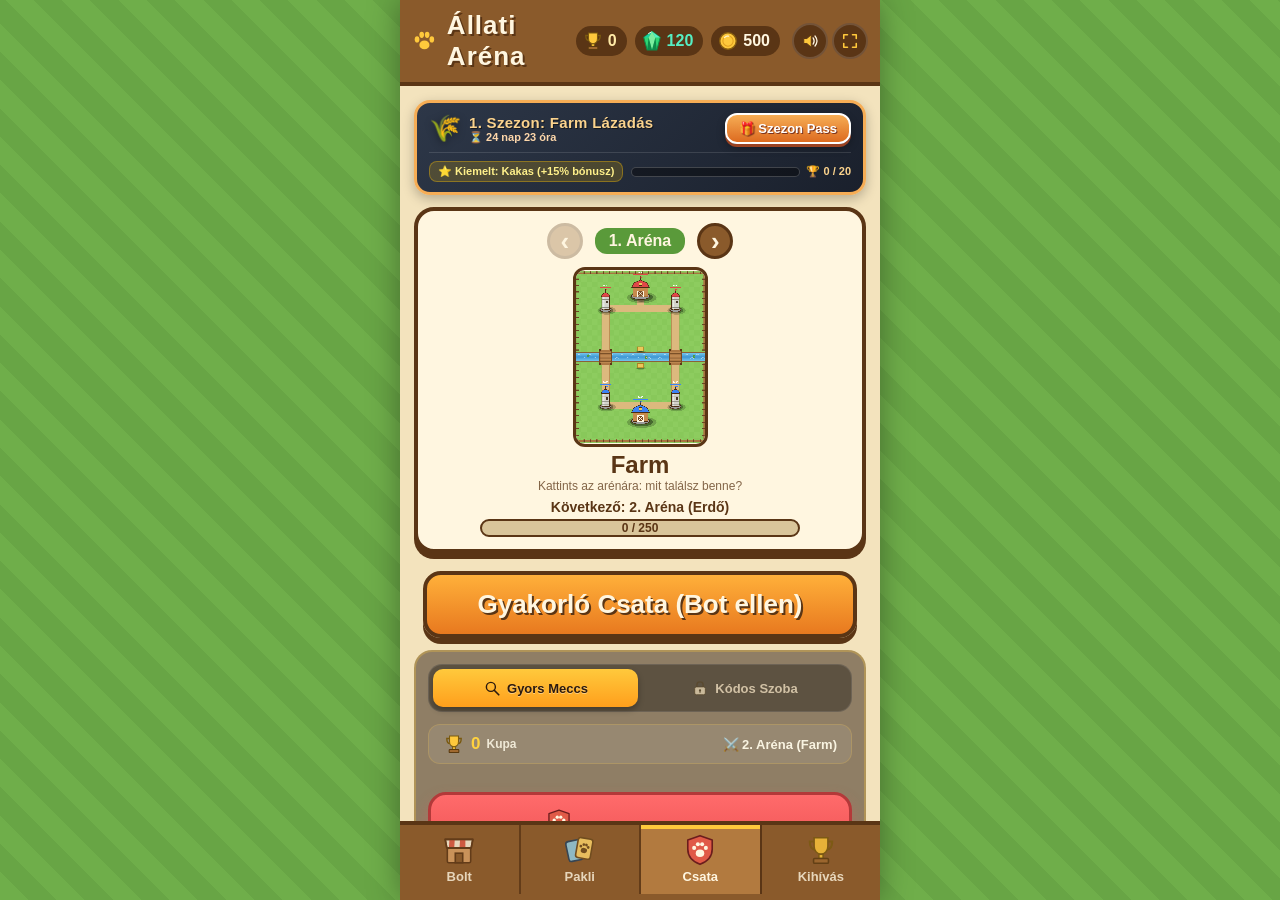
<file: index.html>
<!DOCTYPE html>
<html lang="hu">
<head>
  <meta charset="UTF-8">
  <meta name="viewport" content="width=device-width, initial-scale=1.0, maximum-scale=1.0, user-scalable=no, viewport-fit=cover">
  <title>Állati Aréna</title>
  <meta name="description" content="Állati Aréna – Clash Royale stílusú stratégiai kártyajáték böngészőben. Építs paklit, harcolj arénákban, nyiss ládákat!">
  <meta name="keywords" content="clash royale, kártyajáték, böngészős játék, arena, online, multiplayer">
  <link rel="icon" type="image/png" href="icon.png">
  <link rel="apple-touch-icon" href="icon.png">
  <link rel="manifest" href="manifest.json">
  <meta name="theme-color" content="#8a5a2b">
  <link rel="stylesheet" href="css/style.css">
  <link rel="stylesheet" href="css/shop.css">
  <link rel="stylesheet" href="css/challenges.css">
</head>
<body>
  <div id="app">
    <header class="top-bar">
      <div class="logo">
        <span class="icon logo-icon" data-icon="paw"></span>
        <h1>Állati Aréna</h1>
      </div>
      <div class="pills">
        <div class="gold-pill trophy-pill"><span class="icon" data-icon="trophy"></span><span id="trophy-amount">0</span></div>
        <div class="gold-pill gem-pill"><span class="icon" data-icon="gem"></span><span id="gem-amount">120</span></div>
        <div class="gold-pill"><span class="icon" data-icon="gold"></span><span id="gold-amount">0</span></div>
      </div>
      <div class="header-actions">
        <button id="btn-sound-toggle" class="header-icon-btn" title="Hang némítása (M)"><span class="icon" data-icon="sound_on"></span></button>
        <button id="btn-fullscreen-toggle" class="header-icon-btn" title="Teljes képernyő (F)"><span class="icon" data-icon="fullscreen"></span></button>
      </div>
    </header>

    <main id="content">
      <!-- SHOP -->
      <section class="tab-page" id="page-shop">
        <div id="shop-page"></div>
      </section>

      <!-- DECK BUILDER -->
      <section class="tab-page" id="page-deck">
        <h2 class="page-title">Paklim (8 kártya)</h2>
        <div id="swap-banner" class="swap-banner hidden">
          <span>Válaszd ki, melyik kártya helyére kerüljön!</span>
          <button id="btn-swap-cancel">Mégse</button>
        </div>
        <div id="deck-grid" class="card-grid"></div>
        <h2 class="page-title">Gyűjtemény</h2>
        <div id="collection-grid" class="card-grid"></div>
      </section>

      <!-- BATTLE LOBBY -->
      <section class="tab-page active" id="page-battle">
        <div class="arena-card">
          <div class="arena-nav">
            <button id="btn-arena-prev" class="arena-arrow">&lsaquo;</button>
            <div class="arena-label" id="arena-label">1. Aréna</div>
            <button id="btn-arena-next" class="arena-arrow">&rsaquo;</button>
          </div>
          <div class="arena-preview-wrap">
            <canvas id="arena-preview"></canvas>
            <div id="arena-lock" class="arena-lock hidden">
              <span class="icon" data-icon="lock"></span>
              <span id="arena-lock-text"></span>
            </div>
          </div>
          <h2 id="arena-name">Farm</h2>
          <div class="arena-hint">Kattints az arénára: mit találsz benne?</div>
          <div id="arena-progress" class="arena-progress"></div>
        </div>
        <button id="btn-fight" class="big-btn">Gyakorló Csata (Bot ellen)</button>
        <!-- MULTIPLAYER SECTION WITH MODE SWITCH -->
        <div class="mp-mode-section">
          <!-- Mode Switch Toggle -->
          <div class="mp-mode-toggle" id="mp-mode-toggle">
            <button type="button" class="mp-toggle-btn active" id="btn-toggle-quick" data-mode="quick">
              <span class="icon" data-icon="search"></span> Gyors Meccs
            </button>
            <button type="button" class="mp-toggle-btn" id="btn-toggle-code" data-mode="code">
              <span class="icon" data-icon="lock"></span> Kódos Szoba
            </button>
          </div>

          <!-- PANEL 1: Quick Match (Search Mode) -->
          <div class="mp-panel" id="mp-panel-quick">
            <div class="mp-profile-summary">
              <div class="mp-cups-badge">
                <span class="icon" data-icon="trophy"></span>
                <span class="mp-cups-val" id="mp-player-cups">0</span>
                <span class="mp-cups-lbl">Kupa</span>
              </div>
              <div class="mp-league-badge" id="mp-player-league">
                <span>⚔️ Online Aréna</span>
              </div>
            </div>

            <!-- Idle state: Find Match button -->
            <div id="mp-search-idle" class="mp-search-view">
              <button id="btn-find-match" class="big-btn mp-search-btn">
                <span class="icon" data-icon="battle"></span>
                <span>🎮 Meccs Keresése</span>
              </button>
              <div class="mp-search-hint">Párosítás hasonló kupa szerint (vagy azonnali meccs 2 játékos esetén)</div>
            </div>

            <!-- Searching state: Radar pulse & Timer -->
            <div id="mp-search-active" class="mp-search-view hidden">
              <div class="mp-radar-wrap">
                <div class="mp-radar-ring ring-1"></div>
                <div class="mp-radar-ring ring-2"></div>
                <div class="mp-radar-icon">🐾</div>
              </div>
              <div class="mp-search-title">🔍 Ellenfél keresése...</div>
              <div class="mp-search-timer" id="mp-search-timer">00:00</div>
              <div class="mp-search-sub" id="mp-search-queue-info">Várakozás a szerveren...</div>
              <button id="btn-cancel-search" class="action-btn cancel mp-cancel-btn">❌ Mégse</button>
            </div>

            <!-- Found Opponent Overlay / Banner -->
            <div id="mp-match-found-banner" class="mp-match-found-banner hidden">
              <div class="mp-found-badge">⚔️ ELLENFÉL MEGTALÁLVA!</div>
              <div class="mp-found-players">
                <div class="mp-player-card my-card">
                  <span class="name" id="mp-found-my-name">Te</span>
                  <span class="cups" id="mp-found-my-cups">🏆 0</span>
                </div>
                <div class="mp-vs-badge">VS</div>
                <div class="mp-player-card opp-card">
                  <span class="name" id="mp-found-opp-name">Ellenfél</span>
                  <span class="cups" id="mp-found-opp-cups">🏆 0</span>
                </div>
              </div>
              <div class="mp-countdown" id="mp-found-countdown">Indulás 3 másodperc...</div>
            </div>
          </div>

          <!-- PANEL 2: Private Room with Code -->
          <div class="mp-panel hidden" id="mp-panel-code">
            <div class="mp-lobby-row">
              <button id="btn-mp-host" class="big-btn mp-lobby-btn"><span class="icon" data-icon="battle"></span> Szoba Nyitás</button>
              <button id="btn-mp-join" class="big-btn mp-lobby-btn join"><span class="icon" data-icon="users"></span> Csatlakozás</button>
            </div>
            <div class="mp-code-hint">Játssz közvetlenül barátoddal egy 4 jegyű szobakóddal!</div>
          </div>

          <!-- Server connection bar -->
          <div class="mp-server-bar">
            <div class="mp-server-status-wrap">
              <span id="mp-status-indicator" class="status-dot connecting"></span>
              <span id="mp-status-text">Csatlakozás szerverhez...</span>
            </div>
            <button id="btn-mp-server-cfg" class="mp-cfg-btn" title="Szerver cím beállítása">⚙️ Szerver</button>
          </div>
        </div>
        <h3 class="chest-title">Ládák</h3>
        <div id="chest-slots" class="chest-slots"></div>
      </section>

      <!-- CHALLENGE -->
      <section class="tab-page" id="page-challenge">
        <div id="challenge-page"></div>
      </section>
    </main>

    <nav class="tab-bar">
      <button class="tab" data-tab="shop"><span class="icon" data-icon="shop"></span><span>Bolt</span></button>
      <button class="tab" data-tab="deck"><span class="icon" data-icon="deck"></span><span>Pakli</span></button>
      <button class="tab active" data-tab="battle"><span class="icon" data-icon="battle"></span><span>Csata</span></button>
      <button class="tab" data-tab="challenge"><span class="icon" data-icon="trophy"></span><span>Kihívás</span></button>
    </nav>

    <!-- CARD DETAILS (opens when you tap a card) -->
    <div id="card-modal" class="modal hidden">
      <div class="modal-box">
        <button class="modal-close" id="btn-card-close">&times;</button>
        <div id="card-modal-body"></div>
      </div>
    </div>

    <!-- ALL ARENAS (opens when you click the arena picture) -->
    <div id="arena-modal" class="modal hidden">
      <div class="modal-box">
        <button class="modal-close" id="btn-arena-close">&times;</button>
        <h3 class="chest-modal-title">Arénák</h3>
        <div id="arena-list" class="arena-list"></div>
      </div>
    </div>

    <!-- CHEST REWARDS -->
    <div id="chest-modal" class="modal hidden">
      <div class="modal-box" id="chest-modal-body"></div>
    </div>

    <!-- SERVER CONFIG MODAL -->
    <div id="server-config-modal" class="modal hidden">
      <div class="modal-box mp-box">
        <button class="modal-close" id="btn-server-close">&times;</button>
        <div class="mp-head">
          <span class="icon" data-icon="users"></span>
          <h3>Multiplayer Szerver</h3>
        </div>
        <p class="mp-sub">Add meg a szerver WebSocket (WSS/WS) címét. Az APK automatikusan ide kapcsolódik!</p>
        <div class="mp-input-wrap">
          <input type="text" id="mp-server-url-input" placeholder="wss://allati-arena.onrender.com" />
        </div>
        <div class="mp-presets">
          <button class="preset-btn" data-url="wss://allati-arena.onrender.com">Render (Alapértelmezett)</button>
          <button class="preset-btn" data-url="wss://allati-arena.netlify.app/ws">Netlify Proxy</button>
          <button class="preset-btn" data-url="ws://localhost:3000">Localhost:3000</button>
        </div>
        <div id="mp-test-result" class="mp-test-msg"></div>
        <div class="mp-modal-actions">
          <button class="big-btn mp-connect-btn" id="btn-server-save">Mentés & Csatlakozás</button>
          <button class="action-btn cancel" id="btn-server-cancel">Mégse</button>
        </div>
      </div>
    </div>

    <!-- BATTLE SCREEN (covers the whole app while fighting) -->
    <div id="battle-screen" class="hidden">
      <div class="canvas-wrap">
        <canvas id="battle-canvas" width="360" height="640"></canvas>
      </div>
      <div class="hand">
        <div class="feed-bar">
          <span class="icon feed-icon" data-icon="feed"></span>
          <div class="feed-track"><div id="feed-fill"></div></div>
          <span id="feed-count">5</span>
        </div>
        <div id="hand-cards"></div>
      </div>

      <div id="result" class="hidden">
        <div class="result-box">
          <h2 id="result-title"></h2>
          <p id="result-crowns"></p>
          <div id="result-chest"></div>
          <button id="btn-result-ok" class="big-btn">Tovább</button>
        </div>
      </div>
    </div>
  </div>

  <script src="js/icons.js"></script>
  <script src="js/cards.js"></script>
  <script src="js/save.js"></script>
  <script src="js/arena.js"></script>
  <script src="js/arenas.js"></script>
  <script src="js/draw.js"></script>
  <script src="js/preview.js"></script>
  <script src="js/battle.js"></script>
  <script src="js/deck.js"></script>
  <script src="js/shop.js"></script>
  <script src="js/members.js"></script>
  <script src="js/challenges.js"></script>
  <script src="js/chest-animation.js"></script>
  <script src="js/multiplayer.js"></script>
  <script src="js/season.js"></script>
  <script src="js/sound.js"></script>
  <script src="js/web-controls.js"></script>
  <script src="js/ui.js"></script>
  <script>
    if ('serviceWorker' in navigator) {
      window.addEventListener('load', () => {
        navigator.serviceWorker.register('./sw.js').catch(err => console.log('SW register error:', err));
      });
    }
  </script>
</body>
</html>
</file>
<file: css/style.css>
* { box-sizing: border-box; margin: 0; padding: 0; }

:root {
  --wood: #8a5a2b;
  --wood-dark: #5a3515;
  --cream: #fff6e0;
  --grass: #8fcf5f;
  --grass-dark: #5a9a3a;
  --gold: #ffc93c;
}

html, body {
  font-family: 'Trebuchet MS', Verdana, sans-serif;
  background: #6fae4a repeating-linear-gradient(45deg, #6fae4a 0 20px, #68a545 20px 40px);
  color: var(--wood-dark);
  height: 100%;
  height: 100dvh;
  margin: 0;
  padding: 0;
  overscroll-behavior: none;
  -webkit-touch-callout: none;
  -webkit-user-select: none;
  user-select: none;
  touch-action: manipulation;
  display: flex;
  justify-content: center;
}

button { font-family: inherit; cursor: pointer; border: none; -webkit-tap-highlight-color: transparent; }
.hidden { display: none !important; }

.icon { display: inline-block; width: 28px; height: 28px; }
.icon svg { width: 100%; height: 100%; display: block; }

#app {
  position: relative;
  width: 100%;
  max-width: 480px;
  height: 100%;
  height: 100dvh;
  display: flex;
  flex-direction: column;
  background: #f3e3bd;
  box-shadow: 0 0 30px rgba(0, 0, 0, 0.35);
  overflow: hidden;
}

/* ---------- Top bar ---------- */
.top-bar {
  display: flex;
  align-items: center;
  justify-content: space-between;
  gap: 8px;
  padding: 10px 12px 10px;
  padding-top: max(10px, env(safe-area-inset-top, 0px));
  padding-left: max(12px, env(safe-area-inset-left, 0px));
  padding-right: max(12px, env(safe-area-inset-right, 0px));
  background: var(--wood);
  border-bottom: 4px solid var(--wood-dark);
  color: var(--cream);
  flex-shrink: 0;
}
.top-bar h1 { font-size: 26px; letter-spacing: 1px; text-shadow: 2px 2px 0 var(--wood-dark); }
.logo { display: flex; align-items: center; gap: 10px; }
.logo-icon { color: var(--gold); width: 32px; height: 32px; }
.pills { display: flex; align-items: center; gap: 6px; }
.gold-pill {
  display: flex; align-items: center; gap: 4px;
  background: var(--wood-dark); border-radius: 16px; padding: 4px 10px 4px 6px;
  font-size: 16px; font-weight: bold;
}
.gold-pill .icon { width: 22px; height: 22px; }
.gold-pill.trophy-pill { color: #ffeaa7; }
.gold-pill.gem-pill { color: #55efc4; }
.gold-pill.gem-pill .icon { color: #2ed573; }

/* Header action buttons (sound, fullscreen) */
.header-actions { display: flex; align-items: center; gap: 4px; margin-left: 4px; }
.header-icon-btn {
  display: flex; align-items: center; justify-content: center;
  width: 36px; height: 36px;
  background: var(--wood-dark); border-radius: 50%;
  padding: 0; border: 2px solid rgba(255,255,255,0.15);
  transition: background 0.15s, transform 0.1s;
}
.header-icon-btn .icon { width: 20px; height: 20px; color: var(--cream); }
.header-icon-btn:hover { background: #7a4a1e; transform: scale(1.1); }
.header-icon-btn:active { transform: scale(0.95); }

/* PWA Install Banner (injected by web-controls.js) */
.pwa-install-pill {
  display: flex; align-items: center; gap: 6px;
  background: linear-gradient(135deg, #22c55e, #16a34a);
  color: #fff; font-weight: bold; font-size: 13px;
  padding: 6px 14px; border-radius: 20px;
  border: 2px solid rgba(255,255,255,0.3);
  box-shadow: 0 2px 8px rgba(0,0,0,0.2);
  animation: pwa-bounce 2s ease-in-out infinite;
  margin-left: 6px;
}
.pwa-install-pill:hover { filter: brightness(1.1); }
@keyframes pwa-bounce {
  0%, 100% { transform: translateY(0); }
  50% { transform: translateY(-3px); }
}

/* ---------- Pages ---------- */
#content {
  flex: 1;
  overflow-y: auto;
  padding: 14px 14px 44px;
  -webkit-overflow-scrolling: touch;
}
.tab-page { display: none; }
.tab-page.active { display: block; }

.page-title { text-align: center; margin-bottom: 14px; font-size: 24px; }

.empty-page { text-align: center; padding-top: 80px; }
.empty-page h2 { font-size: 28px; margin: 10px 0 6px; }
.big-icon { width: 110px; height: 110px; }

.big-btn {
  display: block;
  margin: 18px auto 0;
  padding: 14px 50px;
  font-size: 26px;
  font-weight: bold;
  color: var(--cream);
  background: linear-gradient(#ffb03a, #e8791f);
  border: 4px solid var(--wood-dark);
  border-radius: 18px;
  box-shadow: 0 6px 0 var(--wood-dark);
  text-shadow: 2px 2px 0 var(--wood-dark);
  transition: transform 0.1s;
}
.big-btn:hover { transform: translateY(-2px); }
.big-btn:active { transform: translateY(4px); box-shadow: 0 2px 0 var(--wood-dark); }

/* Lobby arena card */
.arena-card {
  text-align: center;
  background: var(--cream);
  border: 4px solid var(--wood-dark);
  border-radius: 20px;
  padding: 12px;
  box-shadow: 0 6px 0 var(--wood-dark);
}
.arena-label {
  display: inline-block;
  background: var(--grass-dark);
  color: var(--cream);
  padding: 4px 14px;
  border-radius: 12px;
  font-weight: bold;
  margin-bottom: 8px;
}
#arena-preview {
  display: block;
  margin: 0 auto;
  height: clamp(130px, 20vh, 195px);
  max-height: 200px;
  width: auto;
  max-width: 100%;
  border: 3px solid var(--wood-dark);
  border-radius: 12px;
  object-fit: contain;
}
.arena-card h2 { font-size: 24px; margin-top: 4px; }

/* Deck builder: 3-column card grid */
.card-grid { display: grid; grid-template-columns: repeat(3, 1fr); gap: 14px 10px; margin-bottom: 22px; }
.card-tile {
  position: relative;
  display: flex; flex-direction: column; align-items: center; gap: 2px;
  padding: 8px 6px;
  background: var(--cream);
  border: 4px solid;
  border-radius: 14px;
  box-shadow: 0 4px 0 var(--wood-dark);
  color: var(--wood-dark);
  transition: transform 0.1s;
}
.card-tile:hover { transform: translateY(-2px); }
.card-tile canvas { width: 64px; height: 64px; }
.tile-name { font-weight: bold; font-size: 15px; }
.tile-level { font-size: 12px; }
.tile-bar {
  position: relative; width: 100%; height: 16px; margin-top: 4px;
  background: #d9c59a; border-radius: 8px; overflow: hidden;
}
.tile-bar div { height: 100%; background: #7cc4f0; }
.tile-bar.ready div { background: #5cc24a; }
.tile-bar span { position: absolute; inset: 0; font-size: 11px; font-weight: bold; line-height: 16px; text-align: center; }
.card-grid.swapping .card-tile { outline: 3px dashed var(--gold); outline-offset: 2px; }

/* The deck: a wooden board with 8 sunken slots */
#deck-grid {
  grid-template-columns: repeat(4, 1fr);
  gap: 8px;
  padding: 10px;
  background: #b98a52;
  border: 4px solid var(--wood-dark);
  border-radius: 16px;
  box-shadow: inset 0 4px 0 rgba(0, 0, 0, 0.2);
}
.deck-slot {
  display: flex;
  min-height: 150px;
  padding: 6px;
  background: rgba(60, 35, 12, 0.35);
  border-radius: 12px;
  box-shadow: inset 0 2px 5px rgba(0, 0, 0, 0.4);
}
.deck-slot .card-tile { flex: 1; }
.deck-slot-empty { margin: auto; color: var(--cream); font-weight: bold; opacity: 0.7; }

.swap-banner {
  display: flex; justify-content: space-between; align-items: center; gap: 10px;
  margin-bottom: 12px; padding: 8px 12px;
  background: var(--gold); border: 3px solid var(--wood-dark); border-radius: 12px; font-weight: bold;
}
.swap-banner button { padding: 4px 12px; font-weight: bold; border-radius: 8px; background: var(--cream); border: 2px solid var(--wood-dark); }

/* Card details popup */
.modal {
  position: absolute; inset: 0; z-index: 20;
  display: flex; align-items: center; justify-content: center;
  padding: 16px;
  background: rgba(30, 20, 5, 0.55);
}
.modal-box {
  position: relative;
  width: 100%; max-width: 440px; max-height: 100%; overflow-y: auto;
  padding: 16px;
  background: var(--cream);
  border: 5px solid var(--wood-dark);
  border-radius: 20px;
  box-shadow: 0 8px 0 var(--wood-dark);
  text-align: center;
}
.modal-close { position: absolute; top: 4px; right: 12px; background: none; font-size: 30px; font-weight: bold; color: var(--wood-dark); }
.modal-head { display: flex; align-items: center; justify-content: center; gap: 10px; }
.modal-head h3 { font-size: 26px; }
.rarity-chip { color: #fff; padding: 2px 10px; border-radius: 10px; font-size: 13px; font-weight: bold; }
.modal-sub { display: flex; align-items: center; justify-content: center; gap: 4px; margin: 4px 0 10px; font-weight: bold; }
.modal-sub .icon { width: 20px; height: 20px; }
.preview { display: block; width: 100%; aspect-ratio: 260 / 110; border: 3px solid var(--wood-dark); border-radius: 12px; }
.desc { margin: 10px 0; font-size: 15px; }
.stats { list-style: none; display: grid; grid-template-columns: 1fr 1fr; gap: 6px; text-align: left; }
.stats li {
  display: flex; justify-content: space-between; gap: 6px;
  background: #f0dca8; border-radius: 8px; padding: 4px 8px; font-size: 13px;
}
.upgrade-need { margin-top: 10px; font-size: 14px; }
.modal-actions { display: flex; gap: 10px; margin-top: 12px; align-items: center; }
.action-btn {
  flex: 1;
  display: flex; align-items: center; justify-content: center; gap: 4px;
  padding: 10px;
  font-size: 17px; font-weight: bold;
  color: var(--cream);
  background: linear-gradient(#6cc04a, #3f9a2a);
  border: 3px solid var(--wood-dark);
  border-radius: 12px;
  box-shadow: 0 4px 0 var(--wood-dark);
  text-shadow: 1px 1px 0 var(--wood-dark);
}
.action-btn.use { background: linear-gradient(#ffb03a, #e8791f); }
.action-btn:disabled { filter: grayscale(1); opacity: 0.6; cursor: default; }
.action-btn .icon { width: 22px; height: 22px; }
.in-deck { flex: 1; font-weight: bold; }

/* Lobby chests */
.chest-title { text-align: center; margin: 22px 0 10px; font-size: 22px; }
.chest-slots {
  display: grid;
  grid-template-columns: repeat(4, 1fr);
  gap: 8px;
  margin-bottom: 24px;
}
.chest-slot {
  display: flex; flex-direction: column; align-items: center; justify-content: center; gap: 2px;
  min-height: 108px; padding: 6px 4px;
  background: #e6d3a6;
  border: 3px solid var(--wood-dark);
  border-radius: 12px;
  color: var(--wood-dark);
  cursor: default;
}
.chest-slot.empty { background: rgba(90, 53, 21, 0.12); border-style: dashed; }
.chest-slot.ready { background: #fff1b8; border-color: #e8791f; cursor: pointer; box-shadow: 0 0 12px #ffc93c; }
.chest-icon { width: 48px; height: 48px; }
.chest-name { font-size: 11px; font-weight: bold; }
.chest-time { font-size: 13px; font-weight: bold; }

/* Chest rewards popup */
.chest-modal-title { font-size: 26px; }
.chest-big { width: 110px; height: 110px; margin: 6px auto; display: block; }
.reward-gold { display: flex; align-items: center; justify-content: center; gap: 6px; font-size: 26px; font-weight: bold; }
.reward-gold .icon { width: 32px; height: 32px; }
.reward-cards { display: flex; flex-wrap: wrap; justify-content: center; gap: 10px; margin-top: 12px; }
.reward-card {
  display: flex; flex-direction: column; align-items: center;
  width: 90px; padding: 6px;
  background: #fff8e6; border: 3px solid; border-radius: 12px;
}
.reward-card canvas { width: 56px; height: 56px; }
.reward-card span { font-size: 13px; font-weight: bold; }
.reward-card b { font-size: 18px; color: #3f9a2a; }

/* ---------- Tab bar ---------- */
.tab-bar {
  display: flex;
  background: var(--wood);
  border-top: 4px solid var(--wood-dark);
  padding-bottom: max(6px, env(safe-area-inset-bottom, 0px));
  padding-left: max(0px, env(safe-area-inset-left, 0px));
  padding-right: max(0px, env(safe-area-inset-right, 0px));
  flex-shrink: 0;
}
.tab {
  flex: 1;
  display: flex;
  flex-direction: column;
  align-items: center;
  gap: 2px;
  padding: 8px 0 10px;
  background: transparent;
  color: var(--cream);
  font-weight: bold;
  font-size: 13px;
  border-right: 2px solid var(--wood-dark);
  opacity: 0.8;
}
.tab:last-child { border-right: none; }
.tab .icon { width: 34px; height: 34px; }
.tab.active { background: #b27a3f; box-shadow: inset 0 4px 0 var(--gold); opacity: 1; }

/* ---------- Battle screen ---------- */
#battle-screen {
  position: absolute;
  inset: 0;
  display: flex;
  flex-direction: column;
  background: var(--grass-dark);
  z-index: 10;
}
.canvas-wrap { flex: 1; min-height: 0; overflow: hidden; }
#battle-canvas { display: block; cursor: pointer; } /* size is set in fitCanvas() */

.hand {
  background: var(--wood);
  border-top: 4px solid var(--wood-dark);
  padding: 6px 8px max(8px, env(safe-area-inset-bottom, 0px));
  width: 100%;
  box-sizing: border-box;
}
.feed-bar { display: flex; align-items: center; gap: 8px; margin-bottom: 6px; }
.feed-icon { width: 26px; height: 26px; }
.feed-track {
  flex: 1; height: 14px;
  background: #4a2c12; border: 2px solid var(--wood-dark); border-radius: 10px; overflow: hidden;
}
#feed-fill { height: 100%; width: 50%; background: linear-gradient(#ffe07a, #e8a51f); }
#feed-count { color: var(--cream); font-size: 20px; font-weight: bold; min-width: 22px; text-align: center; }

#hand-cards {
  display: flex;
  gap: 5px;
  justify-content: space-between;
  align-items: flex-end;
  width: 100%;
}
.next-card {
  flex: 0 0 auto;
  display: flex; flex-direction: column; align-items: center; gap: 2px;
  margin-right: 4px;
  color: var(--cream); font-size: 10px; font-weight: bold;
}
.next-card canvas {
  width: clamp(34px, 8.5vw, 42px);
  height: clamp(34px, 8.5vw, 42px);
  background: var(--cream); border: 2px solid var(--wood-dark); border-radius: 8px;
  opacity: 0.85;
}
.hand-card {
  position: relative;
  flex: 1 1 0;
  min-width: 0;
  max-width: 76px;
  height: clamp(74px, 12vh, 92px);
  display: flex; flex-direction: column; align-items: center; justify-content: center;
  background: var(--cream);
  border: 3px solid var(--wood-dark);
  border-radius: 10px;
  box-shadow: 0 3px 0 var(--wood-dark);
  transition: transform 0.1s;
  padding: 2px 1px;
  touch-action: manipulation;
  -webkit-tap-highlight-color: transparent;
}
.hand-card canvas {
  width: clamp(36px, 9.5vw, 52px);
  height: clamp(36px, 9.5vw, 52px);
}
.hand-card .hand-name {
  font-size: clamp(9px, 2.5vw, 11px);
  font-weight: bold;
  color: var(--wood-dark);
  white-space: nowrap;
  overflow: hidden;
  text-overflow: ellipsis;
  max-width: 96%;
  text-align: center;
  margin-top: 1px;
}
.hand-card.selected { transform: translateY(-8px); background: #fff1b8; border-color: #e8791f; }
.hand-card.too-expensive { filter: grayscale(0.8) brightness(0.8); }
.hand-card.locked { background: #c9b99a; cursor: default; }
.hand-card.locked .icon { width: 32px; height: 32px; }
.cost-badge {
  position: absolute; top: -6px; left: -6px;
  width: 22px; height: 22px; line-height: 18px;
  background: var(--gold); border: 2px solid #7a5a10; border-radius: 50%;
  font-weight: bold; color: #5a3a10; font-size: 12px;
  text-align: center;
}

/* Result popup */
#result {
  position: absolute; inset: 0;
  display: flex; align-items: center; justify-content: center;
  background: rgba(30, 20, 5, 0.55);
}
.result-box {
  background: var(--cream);
  border: 5px solid var(--wood-dark);
  border-radius: 22px;
  padding: 24px 40px;
  text-align: center;
  box-shadow: 0 8px 0 var(--wood-dark);
}
.result-box h2 { font-size: 36px; }
.result-box p { font-size: 18px; margin-top: 6px; }
#result-chest { display: flex; align-items: center; justify-content: center; gap: 8px; margin: 10px auto 0; font-weight: bold; max-width: 260px; }
#result-chest .icon { width: 44px; height: 44px; }

/* ---------- Trophies, arenas, locked cards ---------- */
.pills { display: flex; gap: 8px; }
.big-btn:disabled { filter: grayscale(1); opacity: 0.6; cursor: default; transform: none; }

.arena-nav { display: flex; align-items: center; justify-content: center; gap: 12px; margin-bottom: 8px; }
.arena-nav .arena-label { margin-bottom: 0; }
.arena-arrow {
  width: 36px; height: 36px;
  font-size: 26px; font-weight: bold; line-height: 30px;
  color: var(--cream); background: var(--wood);
  border: 3px solid var(--wood-dark); border-radius: 50%;
}
.arena-arrow:disabled { opacity: 0.3; cursor: default; }

.arena-preview-wrap { position: relative; width: fit-content; margin: 0 auto; }
.arena-lock {
  position: absolute; inset: 4px;
  display: flex; flex-direction: column; align-items: center; justify-content: center; gap: 6px;
  background: rgba(30, 20, 5, 0.6); border-radius: 10px;
  color: var(--cream); font-size: 20px; font-weight: bold;
}
.arena-lock .icon { width: 64px; height: 64px; }

.arena-progress { margin: 6px auto 0; max-width: 320px; font-size: 14px; font-weight: bold; }
.arena-bar { position: relative; height: 18px; margin-top: 4px; background: #d9c59a; border: 2px solid var(--wood-dark); border-radius: 9px; overflow: hidden; }
.arena-bar div { height: 100%; background: linear-gradient(#ffe07a, #e8a51f); }
.arena-bar b { position: absolute; inset: 0; font-size: 12px; line-height: 14px; }

.arena-cards-title { margin-top: 10px; font-size: 13px; font-weight: bold; }
.arena-cards { display: flex; flex-wrap: wrap; justify-content: center; gap: 6px; margin-top: 6px; }
.arena-card-item {
  display: flex; flex-direction: column; align-items: center;
  width: 64px; padding: 3px;
  background: #fff8e6; border: 3px solid; border-radius: 10px;
  font-size: 10px; font-weight: bold;
}
.arena-card-item canvas { width: 44px; height: 44px; }
.arena-card-item.locked canvas, .card-tile.locked canvas { filter: grayscale(1) brightness(0.6); }
.arena-card-item.locked { opacity: 0.75; }

.card-tile.locked { background: #e2d4b2; }
.tile-lock { display: flex; align-items: center; gap: 3px; font-size: 12px; font-weight: bold; }
.tile-lock .icon { width: 16px; height: 16px; }
.upgrade-need .icon { width: 16px; height: 16px; vertical-align: middle; }

.chest-arena { font-size: 10px; font-weight: bold; background: var(--wood); color: var(--cream); padding: 0 6px; border-radius: 6px; }
.reward-card { position: relative; }
.new-badge {
  position: absolute; top: -10px; left: 50%; transform: translateX(-50%);
  white-space: nowrap; padding: 1px 6px;
  background: #e05a47; color: #fff; border-radius: 8px; font-size: 10px; font-weight: bold;
}
#result-chest { flex-wrap: wrap; }
.new-arena { width: 100%; color: #3f9a2a; font-size: 18px; }

/* Arena list popup */
.arena-preview-wrap { cursor: pointer; }
.arena-hint { font-size: 12px; opacity: 0.75; }
.arena-list { display: flex; flex-direction: column; gap: 12px; margin-top: 10px; max-height: 65vh; overflow-y: auto; padding-right: 4px; }
.arena-entry {
  padding: 10px;
  background: #fff8e6;
  border: 3px solid var(--wood-dark);
  border-radius: 14px;
  text-align: left;
}
.arena-entry.current { border-color: #e8791f; box-shadow: 0 0 10px var(--gold); }
.arena-entry.locked { background: #e2d4b2; }
.arena-entry.locked .arena-thumb { filter: grayscale(0.8) brightness(0.7); }
.arena-entry-head { display: flex; justify-content: space-between; align-items: center; margin-bottom: 8px; font-size: 16px; }
.arena-entry-trophies { display: flex; align-items: center; gap: 3px; font-weight: bold; }
.arena-entry-trophies .icon { width: 20px; height: 20px; }
.arena-entry-body { display: flex; gap: 10px; align-items: flex-start; }
.arena-thumb { width: 96px; border: 3px solid var(--wood-dark); border-radius: 8px; flex-shrink: 0; }
.arena-entry .arena-cards { justify-content: flex-start; }
.arena-entry .arena-cards-title { margin-top: 0; }

/* ---------- Wooden scrollbars ---------- */
* { scrollbar-width: thin; scrollbar-color: rgba(138, 90, 43, 0.45) transparent; }
::-webkit-scrollbar { width: 6px; height: 6px; }
::-webkit-scrollbar-track { background: transparent; }
::-webkit-scrollbar-thumb {
  background: rgba(138, 90, 43, 0.5);
  border-radius: 4px;
}
::-webkit-scrollbar-thumb:hover { background: rgba(138, 90, 43, 0.85); }
.arena-no-cards { font-size: 13px; font-style: italic; opacity: 0.75; }

/* ---------- Deck Presets & Stats ---------- */
.deck-preset-bar {
  display: flex;
  align-items: center;
  justify-content: space-between;
  gap: 8px;
  margin: 4px 0 14px;
}
.deck-presets {
  display: flex;
  gap: 6px;
}
.preset-btn {
  padding: 6px 14px;
  background: var(--wood);
  color: var(--cream);
  border: 2px solid var(--wood-dark);
  border-radius: 12px;
  font-size: 14px;
  font-weight: bold;
  box-shadow: 0 3px 0 var(--wood-dark);
  transition: transform 0.1s, background 0.2s;
}
.preset-btn:hover { background: #8a5a2b; }
.preset-btn.active {
  background: linear-gradient(#ffc93c, #e8791f);
  color: #fff;
  border-color: #5a3515;
  box-shadow: 0 3px 0 #5a3515;
}
.avg-elixir-pill {
  display: flex;
  align-items: center;
  gap: 6px;
  padding: 4px 10px;
  background: var(--wood-dark);
  border-radius: 12px;
  color: var(--cream);
  font-size: 13px;
  font-weight: bold;
}
.avg-elixir-pill .icon { width: 18px; height: 18px; color: var(--gold); }
.avg-elixir-pill b { color: var(--gold); }

/* ---------- Multiplayer Mode Switch & Matchmaking ---------- */
.mp-mode-section {
  width: 100%;
  margin-top: 12px;
  background: rgba(44, 26, 14, 0.5);
  border: 2px solid rgba(255, 201, 60, 0.3);
  border-radius: 18px;
  padding: 12px;
  box-sizing: border-box;
}

.mp-mode-toggle {
  display: flex;
  background: rgba(0, 0, 0, 0.35);
  border-radius: 14px;
  padding: 4px;
  gap: 4px;
  margin-bottom: 12px;
  border: 1px solid rgba(255, 255, 255, 0.1);
}

.mp-toggle-btn {
  flex: 1;
  display: flex;
  align-items: center;
  justify-content: center;
  gap: 6px;
  padding: 10px 8px;
  background: transparent;
  border: none;
  border-radius: 10px;
  color: #d1c1a5;
  font-family: inherit;
  font-size: 13px;
  font-weight: bold;
  cursor: pointer;
  transition: all 0.2s ease;
}

.mp-toggle-btn .icon {
  width: 18px;
  height: 18px;
  flex-shrink: 0;
}

.mp-toggle-btn.active {
  background: linear-gradient(180deg, #ffc93c, #ff9f1c);
  color: #2c1a0e;
  box-shadow: 0 3px 6px rgba(0, 0, 0, 0.3);
  text-shadow: 0 1px 0 rgba(255, 255, 255, 0.4);
}

.mp-panel {
  display: flex;
  flex-direction: column;
  gap: 10px;
  width: 100%;
}

.mp-panel.hidden {
  display: none !important;
}

.mp-profile-summary {
  display: flex;
  justify-content: space-between;
  align-items: center;
  background: rgba(255, 255, 255, 0.08);
  border-radius: 12px;
  padding: 8px 14px;
  border: 1px solid rgba(255, 201, 60, 0.2);
}

.mp-cups-badge {
  display: flex;
  align-items: center;
  gap: 6px;
  font-weight: 800;
  font-size: 17px;
  color: #ffd23f;
}

.mp-cups-badge .icon {
  width: 22px;
  height: 22px;
  color: #ffd23f;
}

.mp-cups-lbl {
  font-size: 12px;
  color: #fffae8;
  opacity: 0.85;
}

.mp-status-pill {
  display: flex;
  align-items: center;
  gap: 6px;
  font-size: 12px;
  color: #ddd;
}

.mp-league-badge {
  display: flex;
  align-items: center;
  font-size: 13px;
  font-weight: 700;
  color: #fffae8;
  opacity: 0.95;
}

.mp-search-btn {
  background: linear-gradient(180deg, #ff6b6b, #ee5253);
  border: 3px solid #b33939;
  box-shadow: 0 4px 0 #892828, 0 8px 16px rgba(238, 82, 83, 0.3);
  font-size: 17px;
  padding: 13px 12px;
  width: 100%;
  animation: pulse-glow 2s infinite ease-in-out;
}

@keyframes pulse-glow {
  0%, 100% { filter: drop-shadow(0 0 4px rgba(255, 107, 107, 0.4)); }
  50% { filter: drop-shadow(0 0 12px rgba(255, 107, 107, 0.8)); }
}

.mp-search-hint, .mp-code-hint {
  font-size: 12px;
  color: #d8c2a3;
  text-align: center;
  margin-top: 4px;
}

.mp-search-view {
  display: flex;
  flex-direction: column;
  align-items: center;
  text-align: center;
  width: 100%;
}

.mp-radar-wrap {
  position: relative;
  width: 80px;
  height: 80px;
  margin: 10px auto;
  display: flex;
  align-items: center;
  justify-content: center;
}

.mp-radar-icon {
  font-size: 32px;
  z-index: 2;
  animation: bounce 1.4s infinite ease-in-out;
}

.mp-radar-ring {
  position: absolute;
  top: 0;
  left: 0;
  right: 0;
  bottom: 0;
  border: 3px solid #ffc93c;
  border-radius: 50%;
  animation: radar-expand 1.8s infinite cubic-bezier(0.2, 0.6, 0.4, 1);
}

.mp-radar-ring.ring-2 {
  animation-delay: 0.9s;
}

@keyframes radar-expand {
  0% { transform: scale(0.3); opacity: 1; border-color: #ff9f1c; }
  100% { transform: scale(1.6); opacity: 0; border-color: #ff4757; }
}

@keyframes bounce {
  0%, 100% { transform: scale(1); }
  50% { transform: scale(1.15); }
}

.mp-search-title {
  font-size: 16px;
  font-weight: bold;
  color: #fff6e0;
  margin-top: 4px;
}

.mp-search-timer {
  font-size: 24px;
  font-weight: 900;
  color: #ffc93c;
  letter-spacing: 2px;
  margin: 4px 0;
}

.mp-search-sub {
  font-size: 13px;
  color: #2ed573;
  margin-bottom: 10px;
}

.mp-cancel-btn {
  max-width: 220px;
}

.mp-match-found-banner {
  background: linear-gradient(180deg, #1e293b, #0f172a);
  border: 3px solid #ffd23f;
  border-radius: 16px;
  padding: 14px;
  box-shadow: 0 8px 24px rgba(0, 0, 0, 0.6);
  text-align: center;
  animation: pop-in 0.4s cubic-bezier(0.175, 0.885, 0.32, 1.275);
}

@keyframes pop-in {
  0% { transform: scale(0.7); opacity: 0; }
  100% { transform: scale(1); opacity: 1; }
}

.mp-found-badge {
  color: #2ed573;
  font-weight: 900;
  font-size: 17px;
  letter-spacing: 1px;
  margin-bottom: 10px;
}

.mp-found-players {
  display: flex;
  align-items: center;
  justify-content: center;
  gap: 12px;
  margin-bottom: 10px;
}

.mp-player-card {
  flex: 1;
  background: rgba(255, 255, 255, 0.08);
  border: 1px solid rgba(255, 255, 255, 0.2);
  border-radius: 12px;
  padding: 8px;
  display: flex;
  flex-direction: column;
  gap: 3px;
}

.mp-player-card.my-card {
  border-color: #3b82f6;
  background: rgba(59, 130, 246, 0.15);
}

.mp-player-card.opp-card {
  border-color: #ef4444;
  background: rgba(239, 68, 68, 0.15);
}

.mp-player-card .name {
  font-weight: bold;
  font-size: 14px;
  color: #fff;
  white-space: nowrap;
  overflow: hidden;
  text-overflow: ellipsis;
}

.mp-player-card .cups {
  font-size: 13px;
  color: #ffd23f;
  font-weight: 700;
}

.mp-vs-badge {
  font-size: 18px;
  font-weight: 900;
  color: #ff4757;
  text-shadow: 0 2px 4px rgba(0, 0, 0, 0.5);
}

.mp-countdown {
  font-size: 13px;
  color: #f1f2f6;
  font-weight: 600;
}

/* ---------- Multiplayer Lobby Buttons ---------- */
.mp-lobby-row {
  display: flex;
  gap: 10px;
  margin-top: 6px;
  width: 100%;
}
.mp-lobby-btn {
  flex: 1;
  display: inline-flex;
  align-items: center;
  justify-content: center;
  gap: 8px;
  padding: 12px 8px;
  font-size: 15px;
  font-weight: bold;
  background: linear-gradient(#3b82f6, #1d4ed8);
  border: 3px solid #1e3a8a;
  box-shadow: 0 4px 0 #1e3a8a;
  border-radius: 14px;
  color: #fff;
  text-shadow: 1px 1px 0 rgba(0,0,0,0.5);
}
.mp-lobby-btn.join {
  background: linear-gradient(#10b981, #047857);
  border: 3px solid #064e3b;
  box-shadow: 0 4px 0 #064e3b;
}
.mp-lobby-btn:hover { filter: brightness(1.08); }
.mp-lobby-btn:active {
  transform: translateY(3px);
  box-shadow: 0 1px 0 #1e3a8a;
}
.mp-lobby-btn.join:active {
  box-shadow: 0 1px 0 #064e3b;
}
.mp-lobby-btn .icon { width: 22px; height: 22px; }

/* ---------- Multiplayer Modals ---------- */
.mp-box {
  max-width: 380px;
  padding: 24px 20px;
  background: linear-gradient(180deg, #fffaf0, #f5ebd2);
  border: 5px solid var(--wood-dark);
  border-radius: 20px;
  box-shadow: 0 10px 0 var(--wood-dark), 0 20px 40px rgba(0,0,0,0.4);
  text-align: center;
}
.mp-head {
  display: flex;
  align-items: center;
  justify-content: center;
  gap: 10px;
  margin-bottom: 8px;
}
.mp-head h3 {
  font-size: 22px;
  color: var(--wood-dark);
  margin: 0;
}
.mp-head .icon {
  width: 28px;
  height: 28px;
  color: #e05a47;
}
.mp-sub {
  font-size: 14px;
  color: #6a4a25;
  margin: 0 0 16px;
  line-height: 1.4;
}
.mp-code-display {
  display: inline-block;
  padding: 10px 24px;
  font-size: 40px;
  font-weight: 900;
  letter-spacing: 8px;
  color: var(--wood-dark);
  background: #ffecb3;
  border: 3px dashed var(--wood-dark);
  border-radius: 16px;
  box-shadow: inset 0 2px 6px rgba(0,0,0,0.15);
  font-family: monospace, sans-serif;
  user-select: all;
  margin-bottom: 16px;
}
.mp-waiting-dots {
  display: flex;
  align-items: center;
  justify-content: center;
  gap: 8px;
  font-size: 14px;
  font-weight: bold;
  color: #2563eb;
  margin-bottom: 20px;
}
.mp-waiting-dots .dot {
  width: 8px;
  height: 8px;
  background: #2563eb;
  border-radius: 50%;
  animation: mpBounce 1.4s infinite ease-in-out both;
}
.mp-waiting-dots .dot:nth-child(1) { animation-delay: -0.32s; }
.mp-waiting-dots .dot:nth-child(2) { animation-delay: -0.16s; }
@keyframes mpBounce {
  0%, 80%, 100% { transform: scale(0); opacity: 0.4; }
  40% { transform: scale(1); opacity: 1; }
}
.mp-input-wrap {
  margin: 12px 0 20px;
}
#mp-room-input {
  width: 180px;
  padding: 10px 14px;
  font-size: 32px;
  font-weight: bold;
  letter-spacing: 8px;
  text-align: center;
  border: 3px solid var(--wood-dark);
  border-radius: 14px;
  background: #fff;
  color: var(--wood-dark);
  outline: none;
  box-shadow: inset 0 2px 6px rgba(0,0,0,0.15);
  font-family: monospace, sans-serif;
}
#mp-room-input:focus {
  border-color: #3b82f6;
  box-shadow: 0 0 10px rgba(59, 130, 246, 0.4);
}
.mp-modal-actions {
  display: flex;
  flex-direction: column;
  gap: 10px;
  width: 100%;
}
.mp-modal-actions .action-btn {
  width: 100%;
}
.action-btn.cancel {
  background: linear-gradient(#e2e8f0, #cbd5e1);
  color: #475569;
  border-color: #64748b;
  box-shadow: 0 3px 0 #64748b;
  text-shadow: none;
}
.mp-connect-btn {
  width: 100%;
  padding: 12px;
  font-size: 18px;
}

/* ---------- Multiplayer Server Bar & Status ---------- */
.mp-server-bar {
  display: flex;
  align-items: center;
  justify-content: space-between;
  background: rgba(0, 0, 0, 0.08);
  border: 1px solid rgba(90, 53, 21, 0.2);
  border-radius: 12px;
  padding: 6px 12px;
  margin: 6px 0 10px;
  font-size: 13px;
  font-weight: 600;
  color: var(--wood-dark);
}
.mp-server-status-wrap {
  display: flex;
  align-items: center;
  gap: 8px;
}
.status-dot {
  width: 10px;
  height: 10px;
  border-radius: 50%;
  display: inline-block;
  background: #94a3b8;
  transition: all 0.3s ease;
}
.status-dot.online {
  background: #22c55e;
  box-shadow: 0 0 8px #22c55e;
}
.status-dot.offline {
  background: #ef4444;
  box-shadow: 0 0 8px #ef4444;
}
.status-dot.connecting {
  background: #f59e0b;
  box-shadow: 0 0 8px #f59e0b;
  animation: pulse-dot 1.2s infinite;
}
@keyframes pulse-dot {
  0%, 100% { opacity: 1; transform: scale(1); }
  50% { opacity: 0.4; transform: scale(0.85); }
}
.mp-cfg-btn {
  background: #fff;
  border: 1px solid var(--wood-dark);
  border-radius: 8px;
  padding: 4px 10px;
  font-size: 12px;
  font-weight: bold;
  color: var(--wood-dark);
  box-shadow: 0 2px 0 var(--wood-dark);
  transition: transform 0.1s;
}
.mp-cfg-btn:active {
  transform: translateY(2px);
  box-shadow: none;
}

#mp-server-url-input {
  width: 100%;
  padding: 10px 12px;
  font-size: 15px;
  border: 2px solid var(--wood-dark);
  border-radius: 10px;
  background: #fff;
  color: #1e293b;
  box-sizing: border-box;
  outline: none;
}
#mp-server-url-input:focus {
  border-color: #3b82f6;
}

.mp-presets {
  display: flex;
  flex-direction: column;
  gap: 6px;
  margin: 10px 0 14px;
  width: 100%;
}
.preset-btn {
  background: #e2e8f0;
  border: 1px solid #cbd5e1;
  border-radius: 8px;
  padding: 6px 10px;
  font-size: 12px;
  font-weight: 600;
  color: #334155;
  text-align: left;
  transition: all 0.15s;
}
.preset-btn:hover, .preset-btn:active {
  background: #cbd5e1;
  color: #0f172a;
}
.mp-test-msg {
  font-size: 13px;
  margin-bottom: 12px;
  min-height: 18px;
  font-weight: 600;
}
.mp-test-msg.success { color: #16a34a; }
.mp-test-msg.error { color: #dc2626; }

/* Phone touch & battle optimizations */
#battle-screen {
  touch-action: none;
}
.hand-card {
  touch-action: manipulation;
}

button, .action-btn, .big-btn, .tab, .card-tile, .chest-slot {
  touch-action: manipulation;
  -webkit-tap-highlight-color: transparent;
  user-select: none;
}
button:active:not(:disabled), .action-btn:active:not(:disabled), .big-btn:active:not(:disabled) {
  transform: scale(0.97);
}

/* =========================================================
   SEASON PASS & LOBBY WIDGET STYLES
   ========================================================= */
.season-lobby-card {
  background: linear-gradient(135deg, #2d3748, #1a202c);
  border: 3px solid #f6ad55;
  border-radius: 16px;
  padding: 10px 12px;
  margin-bottom: 12px;
  box-shadow: 0 4px 12px rgba(0, 0, 0, 0.25);
  color: #fff;
}

.season-banner-top {
  display: flex;
  align-items: center;
  justify-content: space-between;
  gap: 8px;
}

.season-title-wrap {
  display: flex;
  align-items: center;
  gap: 8px;
}

.season-badge {
  font-size: 26px;
  filter: drop-shadow(0 2px 4px rgba(0,0,0,0.4));
}

.season-titles {
  display: flex;
  flex-direction: column;
}

.season-name {
  font-size: 15px;
  font-weight: 800;
  color: #fbd38d;
  letter-spacing: 0.3px;
  text-shadow: 1px 1px 0 rgba(0,0,0,0.5);
}

.season-timer {
  font-size: 11px;
  color: #cbd5e0;
}
.season-timer b {
  color: #fed7aa;
}

.season-pass-btn {
  position: relative;
  background: linear-gradient(180deg, #f6ad55, #dd6b20);
  border: 2px solid #fff;
  border-radius: 12px;
  padding: 6px 12px;
  font-size: 13px;
  font-weight: 800;
  color: #fff;
  box-shadow: 0 3px 0 #9c4221, 0 4px 8px rgba(0,0,0,0.3);
  text-shadow: 1px 1px 0 #7b341e;
  white-space: nowrap;
  display: flex;
  align-items: center;
  gap: 4px;
}
.season-pass-btn:active {
  transform: translateY(2px);
  box-shadow: 0 1px 0 #9c4221;
}

.season-claim-dot {
  position: absolute;
  top: -6px;
  right: -6px;
  background: #e53e3e;
  color: #fff;
  font-size: 11px;
  font-weight: 900;
  width: 18px;
  height: 18px;
  line-height: 18px;
  border-radius: 50%;
  text-align: center;
  border: 2px solid #fff;
  animation: pulse-dot 1s infinite alternate;
}

@keyframes pulse-dot {
  from { transform: scale(1); }
  to { transform: scale(1.15); box-shadow: 0 0 8px #e53e3e; }
}

.season-banner-sub {
  margin-top: 8px;
  padding-top: 8px;
  border-top: 1px solid rgba(255,255,255,0.12);
  display: flex;
  align-items: center;
  justify-content: space-between;
  gap: 8px;
}

.season-boost-badge {
  font-size: 11px;
  font-weight: 700;
  color: #fef08a;
  background: rgba(234, 179, 8, 0.2);
  padding: 3px 8px;
  border-radius: 8px;
  border: 1px solid rgba(234, 179, 8, 0.4);
  white-space: nowrap;
}

.season-progress-bar-wrap {
  flex: 1;
  display: flex;
  align-items: center;
  gap: 6px;
}

.season-bar-track {
  flex: 1;
  height: 10px;
  background: rgba(0, 0, 0, 0.4);
  border-radius: 6px;
  overflow: hidden;
  border: 1px solid rgba(255, 255, 255, 0.2);
}

.season-bar-fill {
  height: 100%;
  background: linear-gradient(90deg, #ecc94b, #f6ad55);
  border-radius: 6px;
  transition: width 0.3s ease;
}

.season-bar-text {
  font-size: 11px;
  font-weight: 800;
  color: #fbd38d;
  white-space: nowrap;
}

/* Season Pass Modal */
.season-modal-box {
  max-width: 440px;
  max-height: 85vh;
  display: flex;
  flex-direction: column;
  padding: 14px;
}

.season-modal-head {
  display: flex;
  align-items: center;
  gap: 12px;
  border-bottom: 3px solid var(--wood-dark);
  padding-bottom: 8px;
  margin-bottom: 8px;
}

.season-modal-badge {
  font-size: 38px;
}

.season-modal-head h3 {
  font-size: 20px;
  color: var(--wood-dark);
}

.season-modal-sub {
  font-size: 12px;
  color: #64748b;
  margin-top: 2px;
}

.season-cup-status {
  display: flex;
  align-items: center;
  justify-content: space-between;
  background: #fdf6e2;
  border: 2px solid var(--wood-dark);
  border-radius: 10px;
  padding: 6px 12px;
  font-size: 14px;
  font-weight: 700;
  margin-bottom: 10px;
}

.season-ladder-container {
  flex: 1;
  overflow-y: auto;
  -webkit-overflow-scrolling: touch;
  display: flex;
  flex-direction: column;
  gap: 8px;
  padding: 4px 2px;
}

.season-tier-item {
  display: flex;
  align-items: center;
  justify-content: space-between;
  gap: 8px;
  padding: 8px 10px;
  background: #fff;
  border: 3px solid var(--wood-dark);
  border-radius: 12px;
  box-shadow: 0 3px 0 var(--wood-dark);
  transition: all 0.15s;
}

.season-tier-item.ready {
  background: #fefce8;
  border-color: #ca8a04;
  box-shadow: 0 0 10px rgba(234, 179, 8, 0.4), 0 3px 0 var(--wood-dark);
}

.season-tier-item.claimed {
  background: #f1f5f9;
  border-color: #94a3b8;
  opacity: 0.8;
}

.season-tier-item.locked {
  background: #f8fafc;
  opacity: 0.9;
}

.season-tier-badge {
  display: flex;
  flex-direction: column;
  align-items: center;
  min-width: 50px;
}
.season-tier-badge .tier-num {
  font-size: 11px;
  font-weight: 800;
  color: #64748b;
}
.season-tier-badge .tier-cups {
  font-size: 13px;
  font-weight: 900;
  color: var(--wood-dark);
}

.season-tier-mid {
  flex: 1;
  display: flex;
  align-items: center;
  gap: 8px;
}

.season-reward-icon-wrap {
  width: 32px;
  height: 32px;
  display: flex;
  align-items: center;
  justify-content: center;
}
.season-reward-icon-wrap .icon {
  width: 28px;
  height: 28px;
}

.season-reward-info .reward-title {
  font-size: 13px;
  font-weight: 800;
  color: var(--wood-dark);
}
.season-reward-info .reward-desc {
  font-size: 11px;
  color: #64748b;
}

.season-claim-btn {
  background: linear-gradient(180deg, #22c55e, #16a34a);
  border: 2px solid #fff;
  border-radius: 10px;
  color: #fff;
  padding: 6px 12px;
  font-size: 12px;
  font-weight: 900;
  box-shadow: 0 3px 0 #15803d, 0 0 8px rgba(34, 197, 94, 0.5);
  animation: pulse-claim 1.2s infinite alternate;
}
.season-claim-btn:active {
  transform: translateY(2px);
  box-shadow: 0 1px 0 #15803d;
}

@keyframes pulse-claim {
  from { transform: scale(1); }
  to { transform: scale(1.05); }
}

.season-status-claimed {
  font-size: 11px;
  font-weight: 800;
  color: #16a34a;
}
.season-status-locked {
  font-size: 11px;
  font-weight: 700;
  color: #94a3b8;
}

/* ---------- Responsive ---------- */
@media (max-width: 400px) {
  .top-bar h1 { font-size: 18px; }
  .gold-pill { font-size: 13px; padding: 3px 7px 3px 4px; }
  .gold-pill .icon { width: 18px; height: 18px; }
  .pills { gap: 4px; }
  .header-icon-btn { width: 30px; height: 30px; }
  .header-icon-btn .icon { width: 16px; height: 16px; }
  .logo-icon { width: 26px; height: 26px; }
}
@media (max-width: 340px) {
  #btn-fullscreen-toggle { display: none; }
  .top-bar h1 { font-size: 16px; }
}
</file>
<file: css/shop.css>
/* ---------- Shop (Bolt) ----------
   The offer tiles reuse .card-grid and .card-tile from style.css,
   so they look like the cards on the deck page. */

/* Row under the title: the timer sign and the "Frissítés" button side by side
   (on a very narrow screen the button wraps under the sign) */
.shop-timer-row {
  display: flex;
  justify-content: center;
  align-items: center;
  flex-wrap: wrap;
  gap: 8px 10px;
  margin-top: -4px;
}

/* "Új ajánlatok: 23:41" wooden sign under the title */
.shop-timer {
  width: fit-content;
  margin: 0;
  padding: 4px 14px;
  background: var(--wood);
  color: var(--cream);
  border: 3px solid var(--wood-dark);
  border-radius: 14px;
  box-shadow: 0 3px 0 var(--wood-dark);
  font-size: 15px;
  font-weight: bold;
  text-shadow: 1px 1px 0 var(--wood-dark);
}
.shop-timer b {
  color: var(--gold);
  font-variant-numeric: tabular-nums;   /* the digits don't jump around while counting */
}

/* Extra room on top for the "A paklidban" markers */
.shop-grid { margin-top: 24px; row-gap: 22px; }

.shop-offer { padding: 12px 6px 8px; }
.shop-offer:hover { transform: none; }   /* only the button is clickable, the tile stays still */

.shop-amount {
  margin-bottom: 6px;
  font-size: 14px;
  font-weight: bold;
  color: #3f9a2a;
}

/* Small green tag sitting on the top border of deck cards */
.shop-in-deck {
  position: absolute;
  top: -12px;
  left: 50%;
  transform: translateX(-50%);
  padding: 1px 8px;
  white-space: nowrap;
  background: var(--grass-dark);
  color: var(--cream);
  border: 2px solid var(--wood-dark);
  border-radius: 10px;
  font-size: 10px;
  font-weight: bold;
}

/* Buy button: a smaller .action-btn that fills the tile width */
.shop-buy {
  flex: none;
  width: 100%;
  margin-top: auto;   /* pushes the button to the bottom, so all buttons line up */
  padding: 5px 4px;
  font-size: 16px;
  box-shadow: 0 3px 0 var(--wood-dark);
}
.shop-buy .icon { width: 20px; height: 20px; }
.shop-buy:not(:disabled):active { transform: translateY(3px); box-shadow: 0 0 0 var(--wood-dark); }

/* Already bought in this rotation: faded tile and a flat "Megvéve" label */
.shop-offer.bought { background: #eadcb8; }
.shop-offer.bought canvas { opacity: 0.45; }
.shop-buy.is-bought:disabled {
  filter: none;
  opacity: 1;
  background: #c9b99a;
  color: var(--wood-dark);
  text-shadow: none;
  box-shadow: none;
}

/* "Frissítés (gold) 5" button next to the timer: an orange .action-btn,
   about as tall as the wooden timer sign. When you can't afford it,
   .action-btn:disabled (style.css) makes it grey and faded. */
.shop-refresh {
  flex: none;
  padding: 4px 12px;
  font-size: 15px;
  border-radius: 14px;
  background: linear-gradient(#ffb03a, #e8791f);
  box-shadow: 0 3px 0 var(--wood-dark);
}
.shop-refresh .icon { width: 18px; height: 18px; margin-left: 4px; }
.shop-refresh:not(:disabled):active { transform: translateY(3px); box-shadow: 0 0 0 var(--wood-dark); }

/* ---------- Card chests (Kártyaládák) ----------
   The heading reuses .chest-title from the lobby ("Ládák"). */
.shop-chest-hint {
  margin: -6px 0 12px;
  text-align: center;
  font-size: 13px;
  opacity: 0.8;
}

/* Chest tiles: same wooden card look, with a warm golden background */
.shop-chest {
  padding: 10px 6px 8px;
  background: linear-gradient(#fff1b8, var(--cream));
  border-color: var(--wood);
}
.shop-chest:hover { transform: none; }   /* only the button is clickable */

.shop-chest-icon { width: 64px; height: 64px; }

.shop-chest-name {
  font-size: 14px;
  font-weight: bold;
  line-height: 1.15;
  text-align: center;
}

.shop-section-title {
  margin: 18px 0 10px;
  font-size: 18px;
  font-weight: bold;
  color: var(--wood-dark);
  text-align: left;
}

/* Daily Gift Banner */
.daily-gift-banner {
  display: flex;
  align-items: center;
  justify-content: space-between;
  gap: 12px;
  margin-bottom: 16px;
  padding: 12px 16px;
  background: linear-gradient(135deg, #10ac84, #1dd1a1);
  border: 3px solid #0e8a4a;
  border-radius: 16px;
  box-shadow: 0 4px 0 #0e8a4a;
  color: #fff;
}
.daily-gift-info h4 { font-size: 16px; margin-bottom: 2px; text-shadow: 1px 1px 0 rgba(0,0,0,0.3); }
.daily-gift-info p { font-size: 12px; opacity: 0.95; margin: 0; }
.claim-daily-btn {
  padding: 8px 16px;
  font-weight: bold;
  font-size: 14px;
  background: #ffc93c;
  color: #5a3515;
  border: 2px solid #5a3515;
  border-radius: 12px;
  box-shadow: 0 3px 0 #5a3515;
  white-space: nowrap;
}

/* Special Featured Bundles */
.special-bundles-grid {
  display: flex;
  flex-direction: column;
  gap: 14px;
  margin-bottom: 20px;
}
.bundle-card {
  position: relative;
  display: flex;
  flex-direction: column;
  padding: 16px 14px 14px;
  background: linear-gradient(135deg, #fff7e6, #ffeaa7);
  border: 4px solid var(--wood-dark);
  border-radius: 18px;
  box-shadow: 0 6px 0 var(--wood-dark);
  text-align: left;
}
.bundle-badge {
  position: absolute;
  top: -12px;
  left: 16px;
  padding: 3px 12px;
  background: #eb4d4b;
  color: #fff;
  border: 2px solid #b33939;
  border-radius: 12px;
  font-size: 11px;
  font-weight: bold;
  letter-spacing: 0.5px;
  box-shadow: 0 2px 4px rgba(0,0,0,0.25);
}
.bundle-title {
  font-size: 19px;
  font-weight: bold;
  color: var(--wood-dark);
  margin-bottom: 4px;
}
.bundle-desc {
  font-size: 13px;
  color: #634524;
  margin-bottom: 12px;
  line-height: 1.3;
}
.bundle-contents {
  display: flex;
  flex-wrap: wrap;
  gap: 6px 10px;
  margin-bottom: 12px;
}
.bundle-contents .pill {
  display: inline-flex;
  align-items: center;
  gap: 4px;
  padding: 4px 10px;
  border-radius: 12px;
  font-size: 13px;
  font-weight: bold;
}
.bundle-contents .pill.gold { background: #ffeaa7; color: #b7791f; border: 1.5px solid #d69e2e; }
.bundle-contents .pill.gem { background: #dff9fb; color: #10ac84; border: 1.5px solid #1dd1a1; }
.bundle-contents .pill.chest { background: #f8efba; color: #8a5a2b; border: 1.5px solid #8a5a2b; }
.bundle-contents .icon { width: 18px; height: 18px; }

.bundle-buy-btn {
  display: flex;
  align-items: center;
  justify-content: center;
  gap: 8px;
  width: 100%;
  margin: 0;
  padding: 10px 0;
  font-size: 18px;
  background: linear-gradient(#2ed573, #10ac84);
  border: 3px solid #0e8a4a;
  border-radius: 14px;
  color: #fff;
  box-shadow: 0 4px 0 #0e8a4a;
}
.bundle-buy-btn .icon { width: 24px; height: 24px; }

/* ---------- Chest Opening Animation Overlay ---------- */
.chest-anim-overlay {
  position: fixed;
  inset: 0;
  z-index: 9999;
  background: rgba(10, 15, 25, 0.92);
  display: flex;
  align-items: center;
  justify-content: center;
  overflow: hidden;
  user-select: none;
}
#chest-rays-canvas {
  position: absolute;
  inset: 0;
  pointer-events: none;
  width: 100%;
  height: 100%;
}
.chest-stage {
  position: relative;
  display: flex;
  flex-direction: column;
  align-items: center;
  justify-content: center;
  z-index: 2;
  width: 100%;
  max-width: 480px;
  padding: 20px;
}

/* 3D Animated Chest Element */
.chest-box-wrap {
  width: 140px;
  height: 130px;
  cursor: pointer;
  perspective: 600px;
  animation: chestRumble 1.8s infinite ease-in-out;
  transition: transform 0.2s;
}
.chest-box-wrap:hover { transform: scale(1.05); }
.chest-box-wrap.opened { animation: none; transform: scale(0.9) translateY(40px); opacity: 0.6; }

@keyframes chestRumble {
  0%, 100% { transform: translateY(0) rotate(0); }
  25% { transform: translateY(-8px) rotate(-3deg); }
  75% { transform: translateY(-8px) rotate(3deg); }
}

.chest-box {
  position: relative;
  width: 100%;
  height: 100%;
}
.chest-lid {
  position: absolute;
  top: 0;
  left: 0;
  width: 140px;
  height: 60px;
  background: linear-gradient(#b5703a, #7a4a22);
  border: 4px solid #4a2c12;
  border-radius: 24px 24px 8px 8px;
  box-shadow: 0 4px 10px rgba(0,0,0,0.5);
  transform-origin: top center;
  transition: transform 0.6s cubic-bezier(0.175, 0.885, 0.32, 1.275);
}
.chest-box-wrap.opened .chest-lid {
  transform: rotateX(-95deg);
}
.chest-base {
  position: absolute;
  bottom: 0;
  left: 0;
  width: 140px;
  height: 75px;
  background: linear-gradient(#9a5420, #613612);
  border: 4px solid #4a2c12;
  border-radius: 8px 8px 18px 18px;
  box-shadow: 0 10px 25px rgba(0,0,0,0.7);
}
.chest-lock {
  position: absolute;
  top: 48px;
  left: 56px;
  width: 28px;
  height: 28px;
  background: #ffc93c;
  border: 3px solid #8a5a10;
  border-radius: 8px;
  box-shadow: 0 2px 6px rgba(0,0,0,0.4);
  z-index: 5;
}
.chest-box-wrap.opened .chest-lock {
  transform: translateY(20px) scale(0);
  opacity: 0;
}

.chest-instruction {
  margin-top: 25px;
  color: #ffc93c;
  font-size: 20px;
  font-weight: bold;
  text-shadow: 0 2px 8px rgba(0,0,0,0.8);
  animation: pulseHint 1.2s infinite ease-in-out;
}
@keyframes pulseHint {
  0%, 100% { opacity: 0.8; transform: scale(1); }
  50% { opacity: 1; transform: scale(1.06); }
}

/* Card Reveal Container */
.chest-reveal-card {
  position: absolute;
  top: 40px;
  display: flex;
  flex-direction: column;
  align-items: center;
  z-index: 10;
}
.pop-in {
  animation: cardPopIn 0.4s cubic-bezier(0.175, 0.885, 0.32, 1.275) forwards;
}
@keyframes cardPopIn {
  0% { transform: scale(0.2) translateY(80px); opacity: 0; }
  100% { transform: scale(1) translateY(0); opacity: 1; }
}

.reveal-reward-item {
  display: flex;
  flex-direction: column;
  align-items: center;
  gap: 12px;
  padding: 24px 36px;
  border-radius: 24px;
  border: 4px solid var(--wood-dark);
  box-shadow: 0 10px 30px rgba(0,0,0,0.6);
}
.reveal-reward-item.gold { background: linear-gradient(#ffeaa7, #fdcb6e); border-color: #d69e2e; }
.reveal-reward-item.gems { background: linear-gradient(#55efc4, #00b894); border-color: #00cec9; }
.big-reward-icon { width: 72px; height: 72px; }
.reveal-title { font-size: 28px; font-weight: bold; color: #2d3436; text-shadow: 1px 1px 0 rgba(255,255,255,0.6); }

.reveal-card-frame {
  display: flex;
  flex-direction: column;
  align-items: center;
  padding: 16px 20px;
  background: var(--cream);
  border: 5px solid;
  border-radius: 22px;
  box-shadow: 0 12px 35px rgba(0,0,0,0.8);
  min-width: 220px;
  max-width: 320px;
}
.reveal-card-frame canvas {
  width: 90px;
  height: 90px;
  max-width: 100%;
  display: block;
}
.new-card-badge {
  background: #eb4d4b;
  color: #fff;
  font-size: 12px;
  font-weight: bold;
  padding: 2px 10px;
  border-radius: 10px;
  margin-bottom: 6px;
  animation: flashBadge 1s infinite alternate;
}
@keyframes flashBadge {
  0% { transform: scale(1); }
  100% { transform: scale(1.1); }
}
.reveal-card-header {
  display: flex;
  align-items: center;
  gap: 8px;
  margin-bottom: 8px;
}
.reveal-card-header h4 { font-size: 20px; color: var(--wood-dark); }
.rarity-pill { color: #fff; padding: 2px 8px; border-radius: 8px; font-size: 11px; font-weight: bold; }
.reveal-card-count {
  font-size: 24px;
  font-weight: bold;
  color: #27ae60;
  margin-top: 8px;
  text-shadow: 1px 1px 0 #fff;
}
.reveal-ability {
  font-size: 12px;
  font-weight: bold;
  color: #d35400;
  margin-top: 6px;
  max-width: 220px;
  text-align: center;
}

/* Rewards Summary Modal */
.chest-rewards-summary {
  width: 100%;
  max-width: 440px;
  z-index: 20;
}
.summary-box {
  display: flex;
  flex-direction: column;
  align-items: center;
  padding: 20px;
  background: var(--cream);
  border: 5px solid var(--wood-dark);
  border-radius: 24px;
  box-shadow: 0 12px 35px rgba(0,0,0,0.85);
  text-align: center;
}
.summary-box h2 { font-size: 24px; color: var(--wood-dark); margin-bottom: 12px; }
.summary-currencies {
  display: flex;
  gap: 12px;
  margin-bottom: 16px;
}
.sum-pill {
  display: flex;
  align-items: center;
  gap: 6px;
  padding: 6px 14px;
  border-radius: 14px;
  font-size: 18px;
  font-weight: bold;
}
.sum-pill.gold { background: #ffeaa7; color: #b7791f; border: 2px solid #d69e2e; }
.sum-pill.gem { background: #dff9fb; color: #10ac84; border: 2px solid #1dd1a1; }
.sum-pill .icon { width: 24px; height: 24px; }
.summary-cards-grid {
  display: grid;
  grid-template-columns: repeat(auto-fit, minmax(78px, 1fr));
  gap: 8px;
  width: 100%;
  margin-bottom: 18px;
}
.summary-card-tile {
  display: flex;
  flex-direction: column;
  align-items: center;
  min-width: 0;
  padding: 8px 4px;
  background: #fdfefe;
  border: 3px solid;
  border-radius: 12px;
  font-size: 12px;
  text-align: center;
}
.summary-card-tile canvas,
.sum-cv {
  width: 48px;
  height: 48px;
  max-width: 100%;
  display: block;
}
.summary-card-tile span {
  font-weight: bold;
  margin: 4px 0 2px;
  white-space: nowrap;
  overflow: hidden;
  text-overflow: ellipsis;
  max-width: 100%;
}
.summary-card-tile b { color: #27ae60; font-size: 13px; }
.collect-btn {
  margin: 0;
  width: 100%;
  padding: 12px 0;
  font-size: 22px;
}
</file>
<file: css/challenges.css>
/* ---------- Challenges (Kihívás) ----------
   Each challenge is a cream card with a wooden board that holds the two decks,
   like the deck board on the "Pakli" page. */

.challenge-intro {
  margin: -6px 0 8px;
  text-align: center;
  font-size: 14px;
  font-weight: bold;
  opacity: 0.8;
}

/* Search bar: stays at the top of the page while the list scrolls under it.
   top: -16px cancels the 16px padding of #content, so it sits right at the edge.
   The negative side margins make its background cover the whole width. */
.challenge-search {
  position: sticky;
  top: -16px;
  z-index: 2;
  display: flex;
  align-items: center;
  gap: 10px;
  margin: 0 -16px 12px;
  padding: 10px 16px;
  background: #f3e3bd;   /* same color as the page */
  border-bottom: 3px solid rgba(90, 53, 21, 0.25);
}
.challenge-search input {
  flex: 1;
  min-width: 0;
  padding: 9px 14px;
  font-family: inherit;
  font-size: 16px;       /* 16px or more: phones don't zoom in when you tap it */
  font-weight: bold;
  color: var(--wood-dark);
  background: #fffaf0;
  border: 3px solid var(--wood-dark);
  border-radius: 14px;
  box-shadow: inset 0 3px 0 rgba(90, 53, 21, 0.15);
  outline: none;
}
.challenge-search input::placeholder { color: #a08a6a; font-weight: normal; }
.challenge-search input:focus { border-color: #e8791f; box-shadow: 0 0 0 3px rgba(255, 201, 60, 0.7); }
.challenge-count { flex: none; font-size: 13px; font-weight: bold; opacity: 0.75; }

/* ---------- The list ---------- */
.challenge-list { display: flex; flex-direction: column; gap: 14px; padding-bottom: 10px; }

.challenge-card {
  padding: 10px 12px 12px;
  background: var(--cream);
  border: 4px solid var(--wood-dark);
  border-radius: 16px;
  box-shadow: 0 5px 0 var(--wood-dark);
}
/* Already won: a green card */
.challenge-card.won {
  background: #eef6d8;
  border-color: #2f6a1d;
  box-shadow: 0 5px 0 #2f6a1d;
}

/* Top row: name (+ "Teljesítve") on the left, "Harc!" on the right */
.challenge-head { display: flex; align-items: center; gap: 10px; }
.challenge-who {
  flex: 1;
  min-width: 0;          /* lets a long name shrink instead of pushing the button out */
  display: flex;
  flex-wrap: wrap;
  align-items: center;
  gap: 4px 8px;
}
.challenge-name {
  max-width: 100%;
  overflow: hidden;
  text-overflow: ellipsis;   /* very long names end with "..." */
  white-space: nowrap;
  font-size: 18px;
  font-weight: bold;
}
.challenge-won {
  display: inline-flex;
  align-items: center;
  gap: 3px;
  padding: 1px 8px 1px 2px;
  background: #3f9a2a;
  color: var(--cream);
  border: 2px solid #2f6a1d;
  border-radius: 10px;
  font-size: 12px;
  font-weight: bold;
  white-space: nowrap;
}
.challenge-won .icon { width: 18px; height: 18px; }

/* "Harc!": a smaller orange .action-btn */
.challenge-fight {
  flex: none;
  padding: 6px 14px;
  font-size: 17px;
  box-shadow: 0 3px 0 var(--wood-dark);
}
.challenge-fight .icon { width: 20px; height: 20px; }
.challenge-fight:active { transform: translateY(3px); box-shadow: 0 0 0 var(--wood-dark); }

/* Modifier: colored badge + one-line description */
.challenge-modifier { display: flex; align-items: center; gap: 8px; margin: 8px 0; }
.challenge-badge {
  flex: none;
  display: inline-flex;
  align-items: center;
  gap: 4px;
  padding: 2px 10px 2px 4px;
  color: var(--cream);
  border: 2px solid var(--wood-dark);
  border-radius: 12px;
  font-size: 13px;
  font-weight: bold;
  text-shadow: 1px 1px 0 rgba(0, 0, 0, 0.35);
  white-space: nowrap;
}
.challenge-badge .icon { width: 20px; height: 20px; }
.challenge-badge.none {
  padding: 2px 10px;
  background: #e6d3a6;
  color: var(--wood-dark);
  border-style: dashed;
  text-shadow: none;
}
.challenge-modifier-desc { font-size: 12px; line-height: 1.25; }

/* The two decks on a small wooden board */
.challenge-decks {
  display: flex;
  flex-direction: column;
  gap: 6px;
  padding: 8px;
  background: #b98a52;
  border: 3px solid var(--wood-dark);
  border-radius: 12px;
  box-shadow: inset 0 3px 0 rgba(0, 0, 0, 0.2);
}
.challenge-deck-row { display: flex; align-items: center; gap: 8px; }
.challenge-deck-label {
  flex: 0 0 62px;
  font-size: 13px;
  font-weight: bold;
  color: var(--cream);
  text-shadow: 1px 1px 0 var(--wood-dark);
}
.challenge-deck-row.enemy .challenge-deck-label { color: #ffd2c8; }   /* enemy = reddish */

/* 8 small cards in a row. Each is at most 38px wide (32px picture + border),
   and they shrink together on narrow screens. */
.challenge-deck-cards {
  flex: 1;
  min-width: 0;
  display: grid;
  grid-template-columns: repeat(8, minmax(0, 38px));
  gap: 4px;
}
.challenge-slot {
  display: flex;
  padding: 1px;
  background: var(--cream);
  border: 2px solid;       /* the color is the card rarity, set in challenges.js */
  border-radius: 7px;
}
.challenge-deck-row.enemy .challenge-slot { background: #f6ddd4; }
.challenge-slot canvas {
  display: block;
  width: 100%;
  max-width: 32px;
  height: auto;
  aspect-ratio: 1 / 1;
  margin: auto;
}

/* "+N további...", "Nincs ilyen nevű tag." */
.challenge-note { padding: 10px 0; text-align: center; font-weight: bold; opacity: 0.75; }
.challenge-more { font-size: 15px; }

/* Phones: the "Te" / "Ellenfél" label goes above its row, so the cards get the full width */
@media (max-width: 420px) {
  .challenge-deck-row { flex-direction: column; align-items: stretch; gap: 2px; }
  .challenge-deck-label { flex: none; font-size: 12px; }
  .challenge-modifier { align-items: flex-start; flex-direction: column; gap: 4px; }
}
</file>
